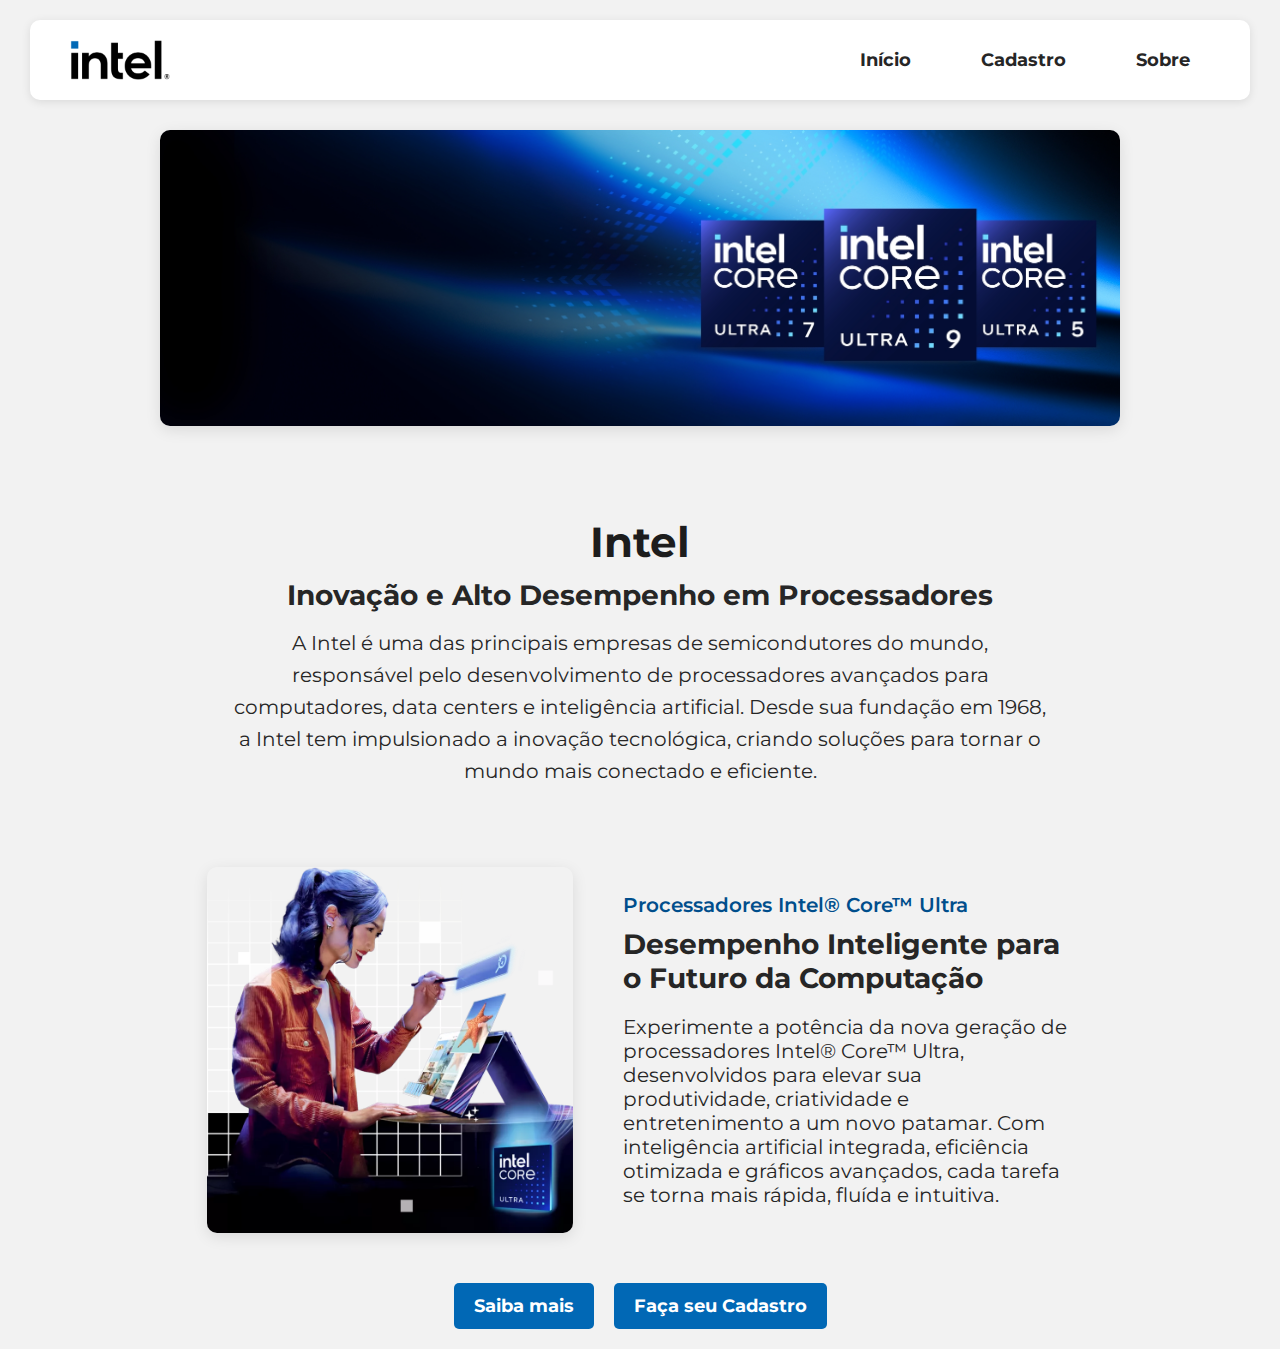
<file: desenvolvimento-web/02_big-tech-website/index.html>
<!DOCTYPE html>
<html lang="pt-br">
  <head>
    <meta charset="UTF-8" />
    <meta name="viewport" content="width=device-width, initial-scale=1.0" />
    <link rel="stylesheet" href="assets/css/style.css" />
    <title>Intel</title>
  </head>
  <body>
    <!-- barra de navegação -->
    <div>
      <header>
        <img
          src="assets/img/intel logo.png"
          alt="Intel Logo"
          class="header__intel-logo"
        />
        <nav>
          <ul>
            <li><a href="index.html">Início</a></li>
            <li><a href="cadastro.html">Cadastro</a></li>
            <li><a href="sobre.html">Sobre</a></li>
          </ul>
        </nav>
      </header>
    </div>


    <div class="banner">
      <img src="assets/img/Core-Ultra-Banner-Large.jpg" alt="Intel Banner" />
    </div>
    <div class="text__container">
      <h1>Intel</h1>
      <h2>Inovação e Alto Desempenho em Processadores
      </h2>
      <p>
        A Intel é uma das principais empresas de semicondutores do mundo,
        responsável pelo desenvolvimento de processadores avançados para
        computadores, data centers e inteligência artificial. Desde sua fundação
        em 1968, a Intel tem impulsionado a inovação tecnológica, criando
        soluções para tornar o mundo mais conectado e eficiente.
      </p>
    </div>


    <div class="content-image__container">
      <img src="assets/img/core-ultra-processor-female-using-ai-16x9_854-854.webp" alt="core-ultra-processor-female-using-ai">
      <div class="content__container">
        <span>Processadores Intel® Core™ Ultra</span>
          <h2>
            Desempenho Inteligente para o Futuro da Computação
          </h2>
          <p>Experimente a potência da nova geração de processadores Intel® Core™ Ultra, desenvolvidos para elevar sua produtividade, criatividade e entretenimento a um novo patamar. Com inteligência artificial integrada, eficiência otimizada e gráficos avançados, cada tarefa se torna mais rápida, fluída e intuitiva.
          </p>
        </div>
      </div>
    <div class="buttons">
      <button><a href="sobre.html">Saiba mais</a></button>
      <button><a href="cadastro.html">Faça seu Cadastro</a></button>
    </div>
  </body>
</html>
</file>
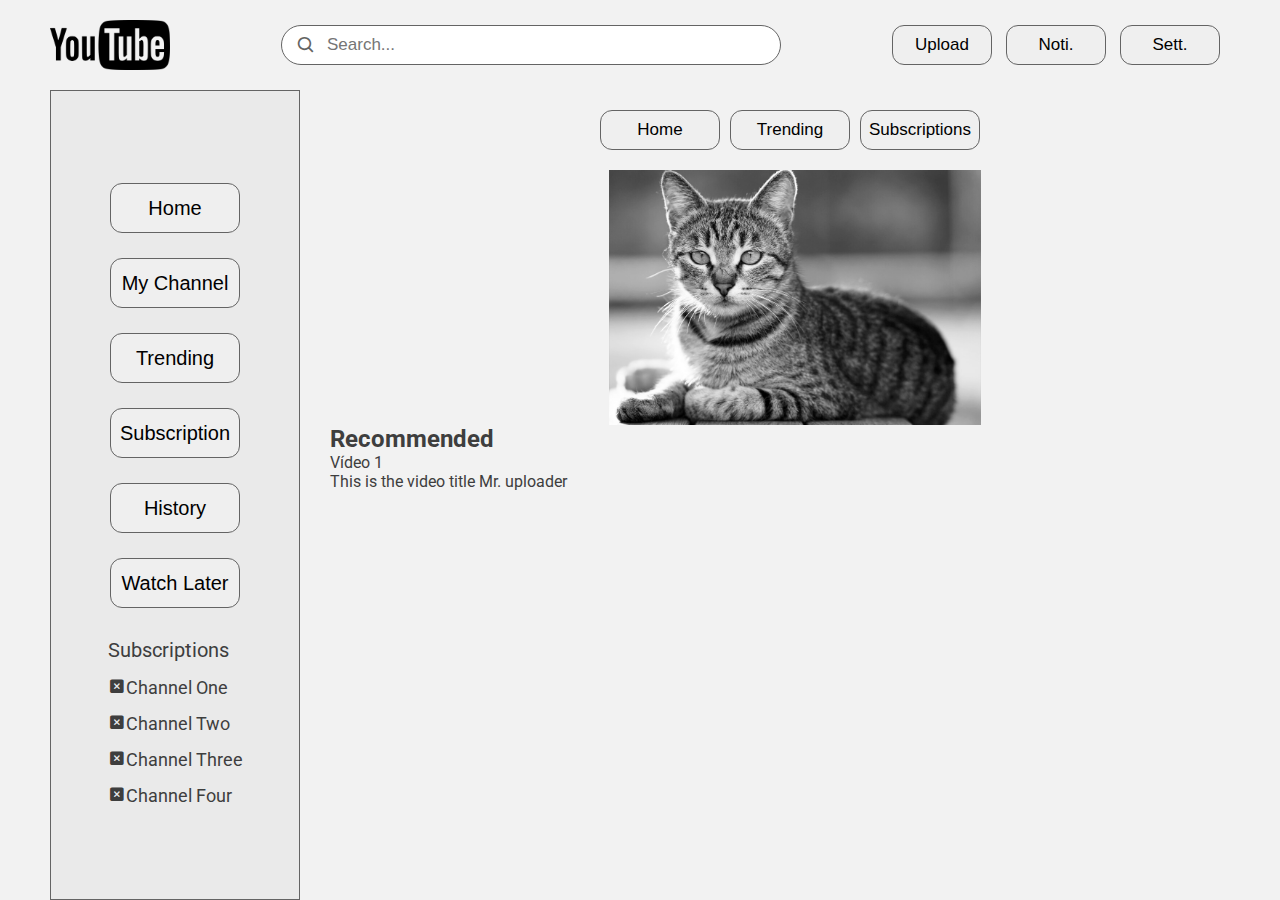
<file: desenvolvimento-web/03_prototipo-de-wireframe/index.html>
<!DOCTYPE html>
<html lang="pt-br">
  <head>
    <meta charset="UTF-8" />
    <meta name="viewport" content="width=device-width, initial-scale=1.0" />
    <link rel="stylesheet" href="assets/css/style.css" />
    <link
      href="https://unpkg.com/boxicons@2.1.4/css/boxicons.min.css"
      rel="stylesheet"
    />
    <title>Youtube Wireframe</title>
  </head>
  <body>
    <header>
      <img
        src="assets/img/youtube-logo-black-and-white.png"
        alt="Youtube Logo"
      />
      <div class="header__search-bar">
        <input type="text" placeholder="Search..." />
        <i class="bx bx-search"></i>
      </div>
      <div class="header__buttons">
        <button>Upload</button>
        <button>Noti.</button>
        <button>Sett.</button>
      </div>
    </header>

    <div class="container">
      <aside class="side-menu">
        <div class="side-menu__buttons">
          <button>Home</button>
          <button>My Channel</button>
          <button>Trending</button>
          <button>Subscription</button>
          <button>History</button>
          <button>Watch Later</button>
        </div>
        <div class="side-menu__subscriptions">
          <span>Subscriptions</span>
          <ul>
            <li><i class="bx bxs-x-square"></i>Channel One</li>
            <li><i class="bx bxs-x-square"></i>Channel Two</li>
            <li><i class="bx bxs-x-square"></i>Channel Three</li>
            <li><i class="bx bxs-x-square"></i>Channel Four</li>
          </ul>
        </div>
      </aside>

      <main class="main__content">
        <div class="main__buttons">
          <button>Home</button>
          <button>Trending</button>
          <button>Subscriptions</button>
        </div>
        <div class="main__ad-banner">
          <img src="assets/img/30063251428_00ecc82562_b.jpg" alt="" />
        </div>
        <section class="video-section">
          <h2>Recommended</h2>
          <div class="video-grid">
            <div class="video">Vídeo 1</div>
            <span>This is the video title</span>
            <span>Mr. uploader</span>
          </div>
        </section>
      </main>
    </div>
  </body>
</html>
</file>
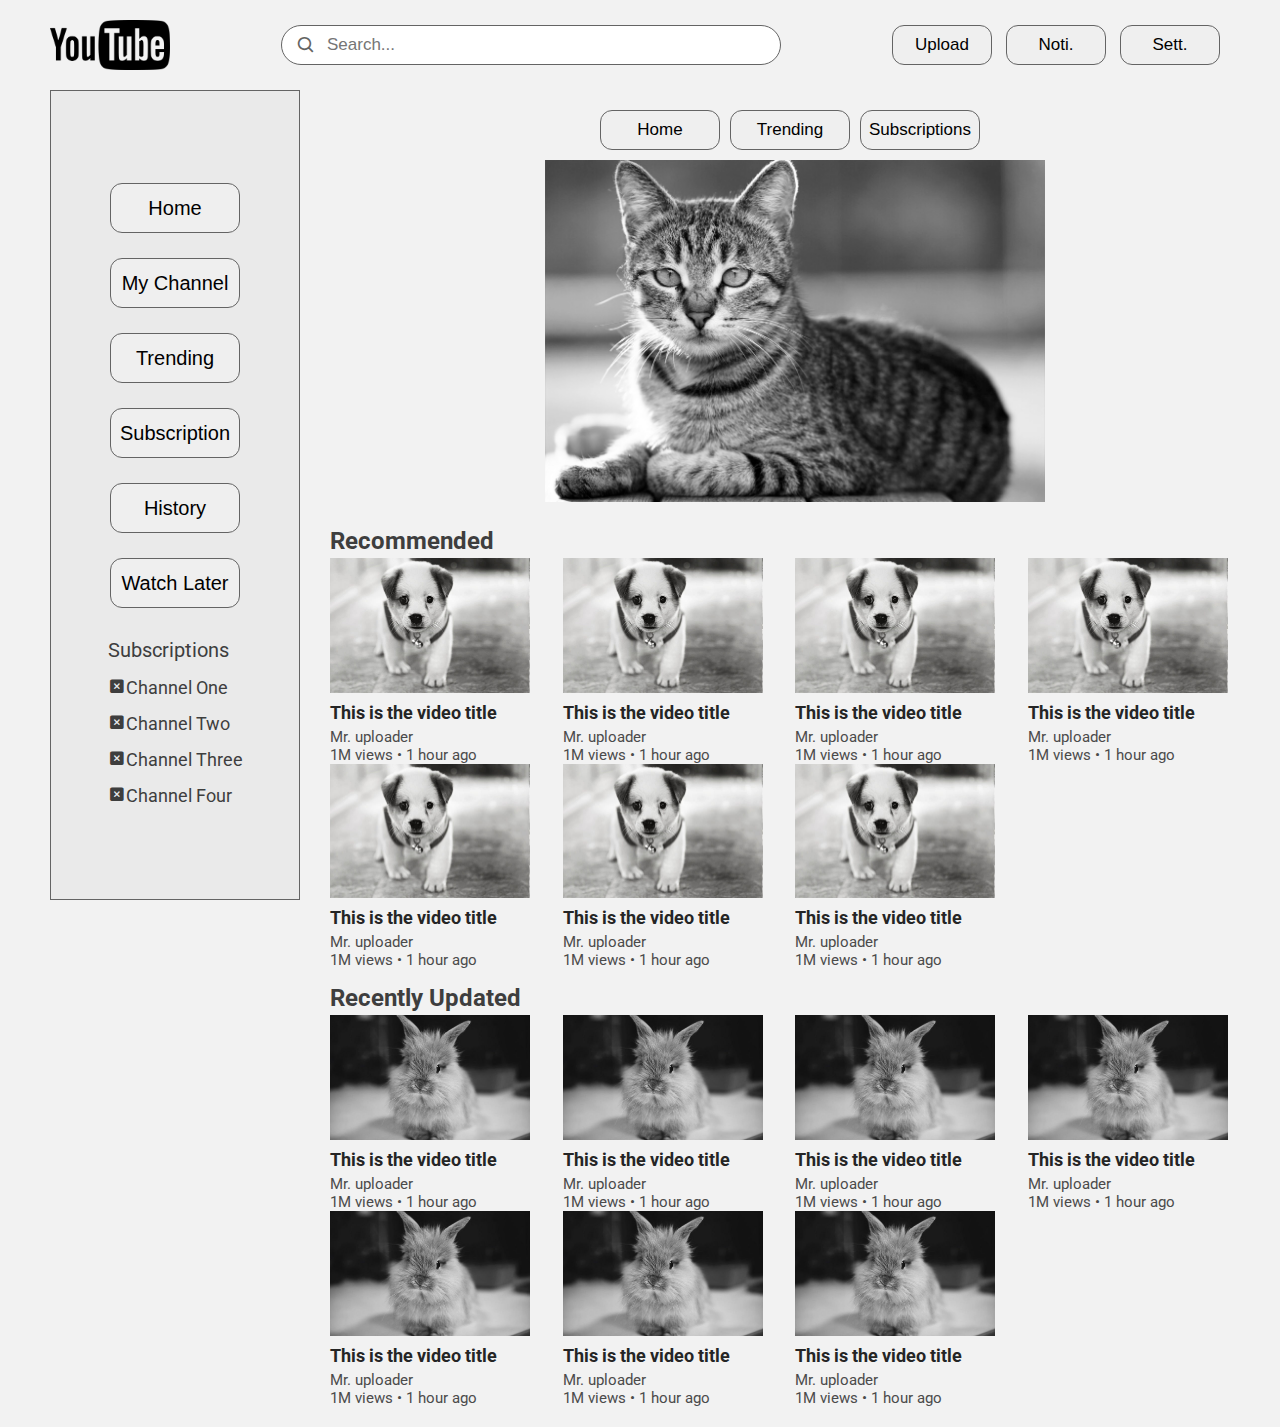
<file: desenvolvimento-web/03_youtube-wireframe-prototype/index.html>
<!DOCTYPE html>
<html lang="pt-br">
  <head>
    <meta charset="UTF-8" />
    <meta name="viewport" content="width=device-width, initial-scale=1.0" />
    <link rel="stylesheet" href="assets/css/style.css" />
    <link
      href="https://unpkg.com/boxicons@2.1.4/css/boxicons.min.css"
      rel="stylesheet"
    />
    <title>Youtube Wireframe</title>
  </head>
  <body>
    <header>
      <img
        src="assets/img/youtube-logo-black-and-white.png"
        alt="Youtube Logo"
      />
      <div class="header__search-bar">
        <input type="text" placeholder="Search..." />
        <i class="bx bx-search"></i>
      </div>
      <div class="header__buttons">
        <button>Upload</button>
        <button>Noti.</button>
        <button>Sett.</button>
      </div>
    </header>

    <div class="side-menu__container">
      <aside class="side-menu">
        <div class="side-menu__buttons">
          <button>Home</button>
          <button>My Channel</button>
          <button>Trending</button>
          <button>Subscription</button>
          <button>History</button>
          <button>Watch Later</button>
        </div>
        <div class="side-menu__subscriptions">
          <span>Subscriptions</span>
          <ul>
            <li><i class="bx bxs-x-square"></i>Channel One</li>
            <li><i class="bx bxs-x-square"></i>Channel Two</li>
            <li><i class="bx bxs-x-square"></i>Channel Three</li>
            <li><i class="bx bxs-x-square"></i>Channel Four</li>
          </ul>
        </div>
      </aside>

      <main class="main__content">
        <div class="main__buttons">
          <button>Home</button>
          <button>Trending</button>
          <button>Subscriptions</button>
        </div>
        <div class="main__ad-banner">
          <img src="assets/img/cat-image.jpg" alt="AD Banner" />
        </div>

        <section class="video__section">
          <h2>Recommended</h2>
          <div class="video__wrapper">
            <div class="video__grid">
              <div class="video__thumbnail">
                <img src="assets/img/dog-image.jpg" alt="Video Thumbnail" />
              </div>
              <span class="video__title">This is the video title</span>
              <span class="video__uploader">Mr. uploader</span>
              <span class="video_info">1M views • 1 hour ago</span>
            </div>

            <!-- Repetições -->
            <div class="video__grid">
              <div class="video__thumbnail">
                <img src="assets/img/dog-image.jpg" alt="Video Thumbnail" />
              </div>
              <span class="video__title">This is the video title</span>
              <span class="video__uploader">Mr. uploader</span>
              <span class="video_info">1M views • 1 hour ago</span>
            </div>

            <div class="video__grid">
              <div class="video__thumbnail">
                <img src="assets/img/dog-image.jpg" alt="Video Thumbnail" />
              </div>
              <span class="video__title">This is the video title</span>
              <span class="video__uploader">Mr. uploader</span>
              <span class="video_info">1M views • 1 hour ago</span>
            </div>

            <div class="video__grid">
              <div class="video__thumbnail">
                <img src="assets/img/dog-image.jpg" alt="Video Thumbnail" />
              </div>
              <span class="video__title">This is the video title</span>
              <span class="video__uploader">Mr. uploader</span>
              <span class="video_info">1M views • 1 hour ago</span>
            </div>

            <div class="video__grid">
              <div class="video__thumbnail">
                <img src="assets/img/dog-image.jpg" alt="Video Thumbnail" />
              </div>
              <span class="video__title">This is the video title</span>
              <span class="video__uploader">Mr. uploader</span>
              <span class="video_info">1M views • 1 hour ago</span>
            </div>

            <div class="video__grid">
              <div class="video__thumbnail">
                <img src="assets/img/dog-image.jpg" alt="Video Thumbnail" />
              </div>
              <span class="video__title">This is the video title</span>
              <span class="video__uploader">Mr. uploader</span>
              <span class="video_info">1M views • 1 hour ago</span>
            </div>

            <div class="video__grid">
              <div class="video__thumbnail">
                <img src="assets/img/dog-image.jpg" alt="Video Thumbnail" />
              </div>
              <span class="video__title">This is the video title</span>
              <span class="video__uploader">Mr. uploader</span>
              <span class="video_info">1M views • 1 hour ago</span>
            </div>
          </div>


          <h2>Recently Updated</h2>

          <div class="video__wrapper">
            <div class="video__grid">
              <div class="video__thumbnail">
                <img src="assets/img/rabbit-image.jpg" alt="Video Thumbnail" />
              </div>
              <span class="video__title">This is the video title</span>
              <span class="video__uploader">Mr. uploader</span>
              <span class="video_info">1M views • 1 hour ago</span>
            </div>

            <!-- Repetições -->

            <div class="video__grid">
              <div class="video__thumbnail">
                <img src="assets/img/rabbit-image.jpg" alt="Video Thumbnail" />
              </div>
              <span class="video__title">This is the video title</span>
              <span class="video__uploader">Mr. uploader</span>
              <span class="video_info">1M views • 1 hour ago</span>
            </div>

            <div class="video__grid">
              <div class="video__thumbnail">
                <img src="assets/img/rabbit-image.jpg" alt="Video Thumbnail" />
              </div>
              <span class="video__title">This is the video title</span>
              <span class="video__uploader">Mr. uploader</span>
              <span class="video_info">1M views • 1 hour ago</span>
            </div>

            <div class="video__grid">
              <div class="video__thumbnail">
                <img src="assets/img/rabbit-image.jpg" alt="Video Thumbnail" />
              </div>
              <span class="video__title">This is the video title</span>
              <span class="video__uploader">Mr. uploader</span>
              <span class="video_info">1M views • 1 hour ago</span>
            </div>

            <div class="video__grid">
              <div class="video__thumbnail">
                <img src="assets/img/rabbit-image.jpg" alt="Video Thumbnail" />
              </div>
              <span class="video__title">This is the video title</span>
              <span class="video__uploader">Mr. uploader</span>
              <span class="video_info">1M views • 1 hour ago</span>
            </div>

            <div class="video__grid">
              <div class="video__thumbnail">
                <img src="assets/img/rabbit-image.jpg" alt="Video Thumbnail" />
              </div>
              <span class="video__title">This is the video title</span>
              <span class="video__uploader">Mr. uploader</span>
              <span class="video_info">1M views • 1 hour ago</span>
            </div>

            <div class="video__grid">
              <div class="video__thumbnail">
                <img src="assets/img/rabbit-image.jpg" alt="Video Thumbnail" />
              </div>
              <span class="video__title">This is the video title</span>
              <span class="video__uploader">Mr. uploader</span>
              <span class="video_info">1M views • 1 hour ago</span>
            </div>
            

          </div>
        </section>
      </main>
    </div>
  </body>
</html>
</file>
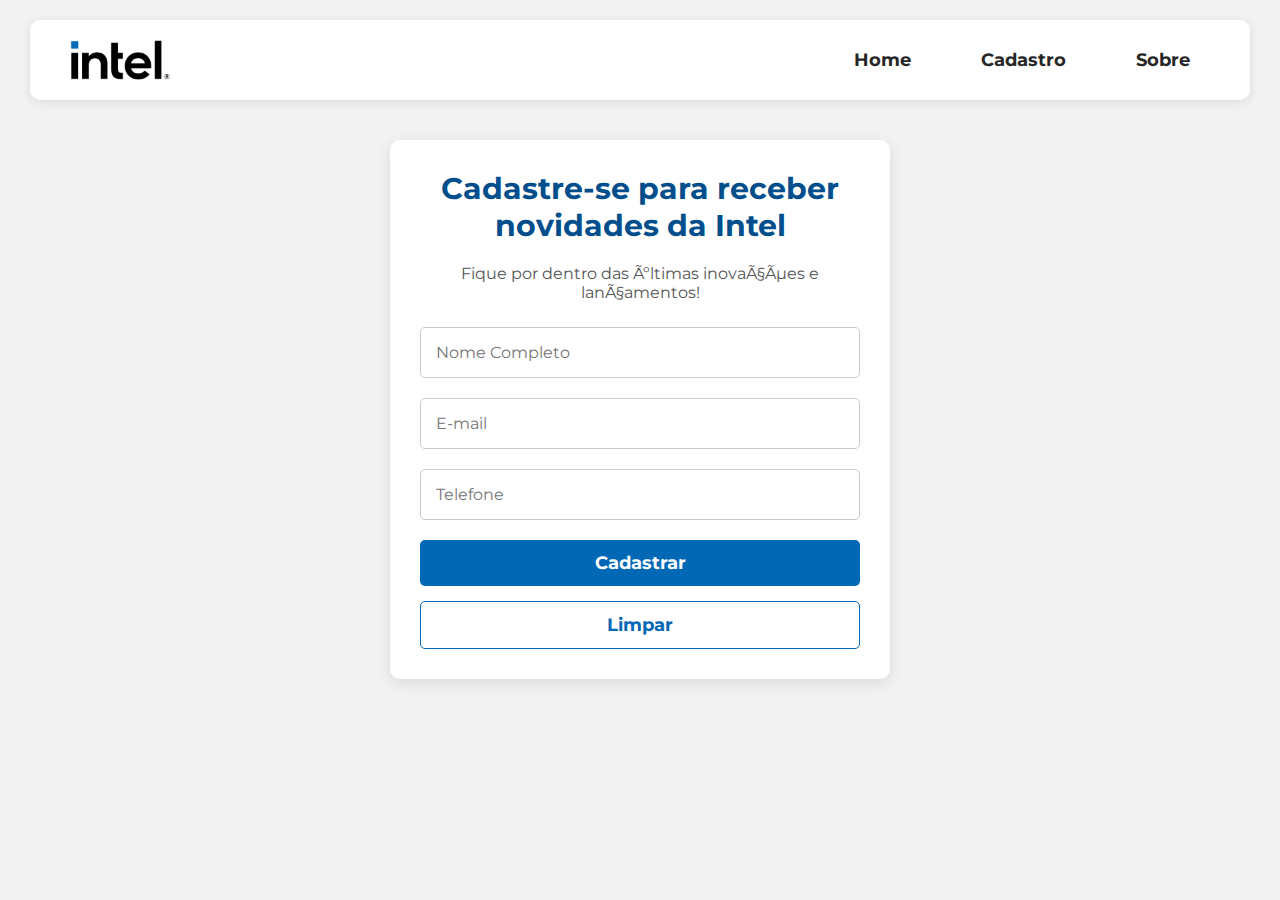
<file: desenvolvimento-web/02_big-tech-website/cadastro.html>
<!DOCTYPE html>
<html lang="pt-br
  <head>
    <meta charset="UTF-8" />
    <meta name="viewport" content="width=device-width, initial-scale=1.0" />
    <link rel="stylesheet" href="assets/css/style.css" />
    <title>Document</title>
  </head>
  <body>
    <!-- barra de navegação -->
    <div>
      <header>
        <img
          src="assets/img/intel logo.png"
          alt="Intel Logo"
          class="header__intel-logo"
        />
        <nav>
          <ul>
            <li><a href="index.html">Home</a></li>
            <li><a href="cadastro.html">Cadastro</a></li>
            <li><a href="sobre.html">Sobre</a></li>
          </ul>
        </nav>
      </header>
    </div>

    <!-- conteudo CADASTRO -->
    <div class="cadastro__container">
      <h2>Cadastre-se para receber novidades da Intel</h2>
      <p>Fique por dentro das últimas inovações e lançamentos!</p>
      
      <form class="cadastro__form">
          <input type="text" placeholder="Nome Completo" required>
          <input type="email" placeholder="E-mail" required>
          <input type="phone-number" placeholder="Telefone" required>

            <button type="submit" class="cadastro__buttons__cadastro">Cadastrar</button>
            <button type="submit" class="cadastro__buttons__limpar">Limpar</button>

      </form>
  </div>
  </body>
</html>
</file>
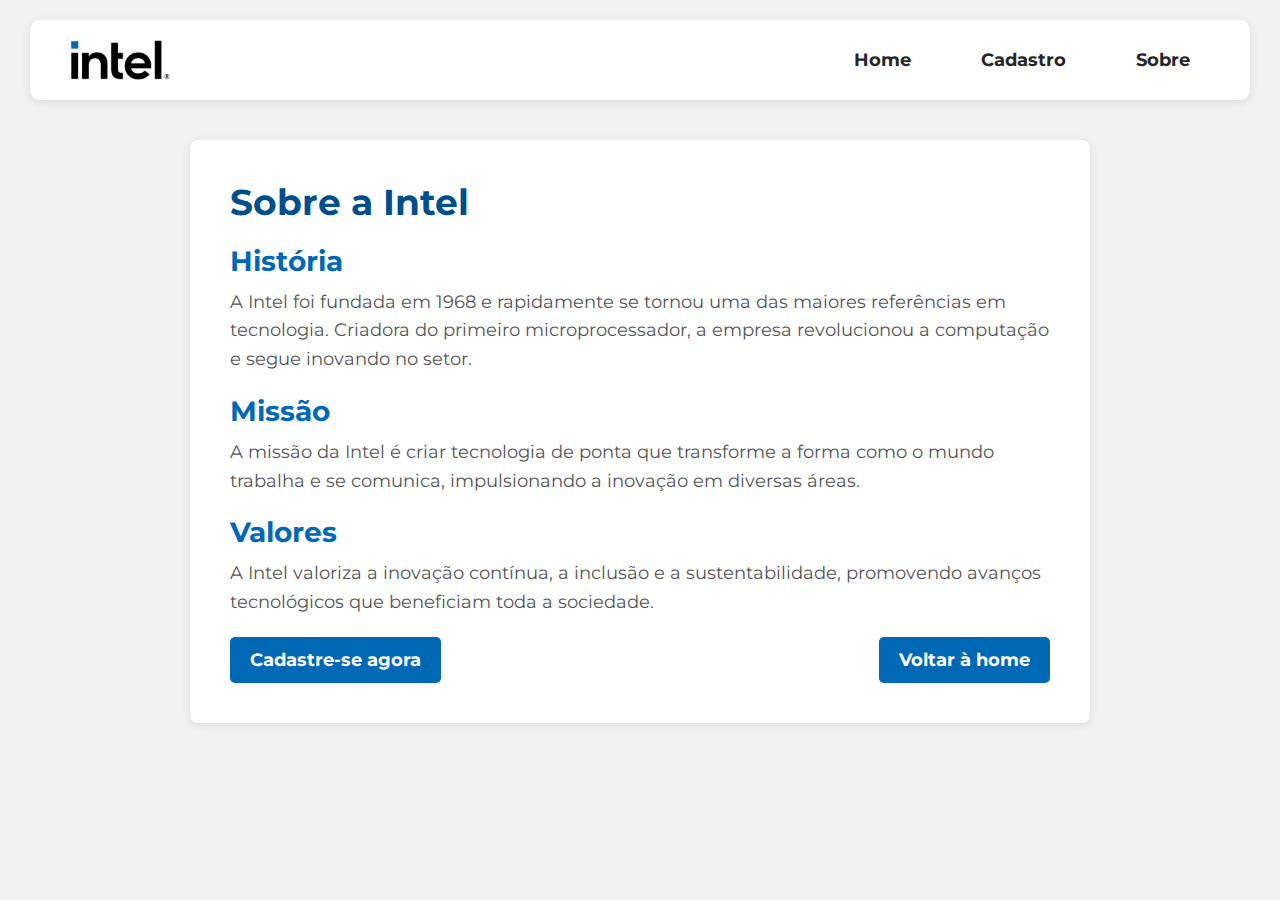
<file: desenvolvimento-web/02_big-tech-website/sobre.html>
<!DOCTYPE html>
<html lang="pt-br">
  <head>
    <meta charset="UTF-8" />
    <meta name="viewport" content="width=device-width, initial-scale=1.0" />
    <link rel="stylesheet" href="assets/css/style.css" />
    <title>Document</title>
  </head>
  <body>
    <!-- barra de navegação -->
    <div>
      <header>
        <img
          src="assets/img/intel logo.png"
          alt="Intel Logo"
          class="header__intel-logo"
        />
        <nav>
          <ul>
            <li><a href="index.html">Home</a></li>
            <li><a href="cadastro.html">Cadastro</a></li>
            <li><a href="sobre.html">Sobre</a></li>
          </ul>
        </nav>
      </header>
    </div>

 <!-- Seções de Informações -->
 <div class="sobre__container">
  <h2>Sobre a Intel</h2>

  <h3>História</h3>
  <p>
    A Intel foi fundada em 1968 e rapidamente se tornou uma das maiores referências em tecnologia. 
    Criadora do primeiro microprocessador, a empresa revolucionou a computação e segue inovando no setor.
  </p>

  <h3>Missão</h3>
  <p>
    A missão da Intel é criar tecnologia de ponta que transforme a forma como o mundo trabalha e se comunica, 
    impulsionando a inovação em diversas áreas.
  </p>

  <h3>Valores</h3>
  <p>
    A Intel valoriza a inovação contínua, a inclusão e a sustentabilidade, promovendo avanços tecnológicos que beneficiam toda a sociedade.
  </p>
      
      
      <div class="sobre__buttons">
          <button><a href="cadastro.html">Cadastre-se agora</a></button>
          <button><a href="index.html">Voltar à home</a></button>
      </div>
  </main>
  </body>
</html>
</file>
<file: desenvolvimento-web/02_big-tech-website/assets/css/style.css>
@import url("https://fonts.googleapis.com/css2?family=Montserrat:ital,wght@0,100..900;1,100..900&display=swap");

/* style global */

* {
  margin: 0;
  padding: 0;
  box-sizing: border-box;
  font-family: "Montserrat", sans-serif;
}

body {
  margin: 20px 30px;
  background-color: #f2f2f2;
  color: #262626;
}

h2 {
  font-size: 28px;
}

/* cabeçalho */
header {
  padding: 15px 30px;
  display: flex;
  justify-content: space-between;
  align-items: center;
  font-weight: 600;
  margin-bottom: 20px;
}

.header__intel-logo {
  width: 80px;
}

/* barra de navegação */
nav {
  text-align: center;
}

nav ul {
  list-style: none;
  padding: 0;
  margin: 0;
  display: flex;
  gap: 20px;
}

nav ul li {
  display: inline-block;
  position: relative;
}

nav ul li a {
  color: #262626;
  text-decoration: none;
  padding: 10px 15px;
  transition: color 0.3s ease-in-out;
}

nav ul li a:hover {
  color: #0168b5;
}

/* estilizaçao do index */
header {
  padding: 20px 40px;
  display: flex;
  justify-content: space-between;
  align-items: center;
  font-weight: 600;
  margin-bottom: 30px;
  background-color: #ffffff;
  box-shadow: 0 2px 10px rgba(0, 0, 0, 0.1);
  border-radius: 10px;
}

.header__intel-logo {
  width: 100px;
}

/* barra de navegação */
nav {
  text-align: center;
}

nav ul {
  list-style: none;
  padding: 0;
  margin: 0;
  display: flex;
  gap: 30px;
}

nav ul li {
  display: inline-block;
  position: relative;
}

nav ul li a {
  color: #262626;
  text-decoration: none;
  padding: 12px 20px;
  transition: color 0.3s ease-in-out, transform 0.2s;
  font-size: 18px;
  font-weight: bold;
}

nav ul li a:hover {
  color: #0168b5;
  transform: scale(1.1);
}

/* estilização do index */
.banner {
  display: flex;
  justify-content: center;
  margin-bottom: 30px;
}

.banner img {
  width: 75vw;
  height: auto;
  display: block;
  border-radius: 10px;
  box-shadow: 0 4px 15px rgba(0, 0, 0, 0.1);
}

.text__container {
  padding: 40px 30px;
  display: flex;
  justify-content: center;
  flex-direction: column;
  align-items: center;
  text-align: center;
}

.text__container h1 {
  margin-top: 20px;
  margin-bottom: 10px;
  color: #1d1d1d;
  font-size: 42px;
  font-weight: bold;
}

.text__container p {
  font-size: 20px;
  margin-top: 15px;
  max-width: 70%;
  line-height: 1.6;
}

.content-image__container {
  margin-top: 40px;
  display: flex;
  justify-content: center;
  gap: 50px;
  align-items: center;
}

.content-image__container img {
  width: 30%;
  border-radius: 10px;
  box-shadow: 0 4px 15px rgba(0, 0, 0, 0.1);
}

.content__container {
  display: flex;
  justify-content: center;
  flex-direction: column;
  max-width: 450px;
}

.content__container span {
  margin-bottom: 10px;
  font-weight: 600;
  font-size: 20px;
  color: #004e8c;
}

.content__container p {
  font-size: 20px;
}

.content__container h2 {
  margin-bottom: 20px;
  font-size: 28px;
}

.buttons {
  display: flex;
  justify-content: center;
  gap: 20px;
  margin-top: 30px;
}

.buttons button {
  padding: 12px 20px;
  background-color: #0168b5;
  border: none;
  transition: all 0.3s ease-in-out;
  cursor: pointer;
  display: flex;
  align-items: center;
  justify-content: center;
  border-radius: 5px;
  margin-top: 20px;
}

.buttons a {
  text-decoration: none;
  color: #fff;
  font-weight: bold;
  font-size: 18px;
}

.buttons button:hover {
  background-color: #004e8c;
  transform: scale(1.05);
}

/* estilizaçao do cadastro */
.cadastro__container {
  max-width: 500px;
  margin: 40px auto;
  padding: 30px;
  background-color: #fff;
  border-radius: 10px;
  box-shadow: 0 4px 15px rgba(0, 0, 0, 0.1);
  text-align: center;
}

.cadastro__container h2 {
  margin-bottom: 20px;
  font-size: 30px;
  color: #004e8c;
}

.cadastro__container p {
  margin-bottom: 25px;
  font-size: 16px;
  color: #555;
}

.cadastro__form input {
  width: 100%;
  padding: 15px;
  margin-bottom: 20px;
  border: 1px solid #ccc;
  border-radius: 5px;
  font-size: 16px;
  transition: border 0.3s ease-in-out;
}

.cadastro__form input:focus {
  border-color: #0168b5;
  outline: none;
}

.cadastro__buttons__cadastro {
  width: 100%;
  padding: 12px;
  background-color: #0168b5;
  border: none;
  color: #fff;
  font-size: 18px;
  font-weight: bold;
  border-radius: 5px;
  cursor: pointer;
  transition: background-color 0.3s ease-in-out;
  margin-bottom: 15px;
}

.cadastro__buttons__limpar {
  width: 100%;
  padding: 12px;
  background-color: transparent;
  border: 1px solid #0168b5;
  color: #0168b5;
  font-size: 18px;
  font-weight: bold;
  border-radius: 5px;
  cursor: pointer;
  transition: background-color 0.3s ease-in-out;
}

.cadastro__buttons__cadastro:hover {
  background-color: #004e8c;
}

.cadastro__buttons__limpar:hover {
  background-color: #e0e0e06b;
  color: #004e8c;
  border: 1px solid #004e8c;
}

/* estilizaçao do sobre */
.sobre__container {
  max-width: 900px;
  margin: 40px auto;
  padding: 40px;
  background-color: white;
  border-radius: 8px;
  box-shadow: 0 2px 10px rgba(0, 0, 0, 0.1);
}

.sobre__container h2 {
  font-size: 36px;
  color: #004e8c;
  font-weight: bold;
  margin-bottom: 20px;
}

.sobre__container h3 {
  font-size: 28px;
  color: #0168b5;
  margin-bottom: 10px;
}

.sobre__container p {
  font-size: 18px;
  line-height: 1.6;
  margin-bottom: 20px;
  color: #555;
}

.sobre__container .back-link {
  color: #0168b5;
  text-decoration: none;
  font-weight: bold;
  font-size: 18px;
  margin-top: 30px;
  display: inline-block;
  transition: color 0.3s;
}

.sobre__container .back-link:hover {
  color: #004e8c;
}

.sobre__buttons {
  display: flex;
  justify-content: space-between;
  gap: 20px;
}

.sobre__buttons button {
  padding: 12px 20px;
  background-color: #0168b5;
  border: none;
  color: white;
  font-size: 18px;
  font-weight: bold;
  cursor: pointer;
  border-radius: 5px;
  transition: background-color 0.3s ease, transform 0.3s ease;
}

.sobre__buttons button a {
  color: white;
  text-decoration: none;
}

.sobre__buttons button:hover {
  background-color: #004e8c;
  transform: scale(1.05);
}
</file>
<file: desenvolvimento-web/03_prototipo-de-wireframe/assets/css/style.css>
@import url("https://fonts.googleapis.com/css2?family=Roboto:ital,wght@0,100..900;1,100..900&display=swap");

* {
  margin: 0;
  padding: 0;
  box-sizing: border-box;
}

body {
  background-color: #f2f2f2;
  font-family: "Roboto", sans-serif;
  color: #3e3e3e;
}

header {
  margin: 20px 50px 20px 50px;
  display: flex;
  justify-content: space-between;
  align-items: center;
}

header img {
  width: 120px;
}

.header__search-bar {
  position: relative; /* Mantém seu espaço no layout, mas pode ser deslocado. */
  display: flex;
  align-items: center;
}

.header__search-bar input {
  height: 40px;
  width: 500px;
  border-radius: 20px;
  padding-left: 45px;
  border: 1px solid #646464;
  font-size: 17px;
}

.header__search-bar i {
  position: absolute; /* Sai do fluxo normal e é posicionado em relação ao pai com relative.
 */
  left: 15px;
  top: 50%;
  transform: translateY(-50%);
  font-size: 20px;
  color: #646464;
}

.header__buttons button {
  font-size: 17px;
  width: 100px;
  height: 40px;
  margin-right: 10px;
  border-radius: 12px;
  border: 1px solid #646464;
}

.container {
  display: flex;
  align-items: flex-start;
}

.side-menu {
  background-color: #eaeaea;
  border: 1px solid #646464;
  width: 250px;
  min-height: 90vh;
  display: flex;
  flex-direction: column;
  justify-content: center;
  align-items: center;
  margin: 0px 10px 0px 50px;
}

.side-menu__buttons {
  display: flex;
  flex-direction: column;
  gap: 25px;
}

.side-menu__buttons button {
  font-size: 20px;
  width: 130px;
  height: 50px;
  border-radius: 12px;
  border: 1px solid #646464;
}

.side-menu__subscriptions {
  margin-top: 30px;
}

.side-menu__subscriptions span {
  font-size: 20px;
}

.side-menu__subscriptions ul {
  list-style: none;
}

.side-menu__subscriptions li {
  margin-top: 15px;
  font-size: 18px;
}

.main__content {
  flex: 1; /* Faz o conteúdo principal ocupar o espaço restante */
  padding: 20px;
}

.main__ad-banner {
  display: flex;
  justify-content: center;
}

.main__ad-banner img {
  width: 40%;
}

.main__buttons {
  display: flex;
  align-items: center;
  justify-content: center;
}

.main__buttons button {
  font-size: 17px;
  width: 120px;
  height: 40px;
  margin-right: 10px;
  border-radius: 12px;
  border: 1px solid #646464;
  margin-bottom: 20px;
}
</file>
<file: desenvolvimento-web/03_youtube-wireframe-prototype/assets/css/style.css>
@import url("https://fonts.googleapis.com/css2?family=Roboto:ital,wght@0,100..900;1,100..900&display=swap");

* {
  margin: 0;
  padding: 0;
  box-sizing: border-box;
}

body {
  background-color: #f2f2f2;
  font-family: "Roboto", sans-serif;
  color: #3e3e3e;
}

/* Cabeçalho */
header {
  margin: 20px 50px 20px 50px;
  display: flex;
  justify-content: space-between;
  align-items: center;
}

header img {
  width: 120px;
}

header img:hover {
  cursor: pointer;
}

/* Todos botões */
button:hover {
  background-color: #c4c4c4;
  cursor: pointer;
}

.header__search-bar {
  position: relative; /* Mantém seu espaço no layout, mas pode ser deslocado. */
  display: flex;
  align-items: center;
}

.header__search-bar input {
  height: 40px;
  width: 500px;
  border-radius: 20px;
  padding-left: 45px;
  border: 1px solid #646464;
  font-size: 17px;
}

.header__search-bar i {
  position: absolute; /* Sai do fluxo normal e é posicionado em relação ao pai com relative.
 */
  left: 15px;
  top: 50%;
  transform: translateY(-50%);
  font-size: 20px;
  color: #646464;
}

.header__buttons button {
  font-size: 17px;
  width: 100px;
  height: 40px;
  margin-right: 10px;
  border-radius: 12px;
  border: 1px solid #646464;
}

/* Menu lateral */
.side-menu__container {
  display: flex;
  align-items: flex-start;
}

.side-menu {
  background-color: #eaeaea;
  border: 1px solid #646464;
  width: 250px;
  min-height: 90vh;
  display: flex;
  flex-direction: column;
  justify-content: center;
  align-items: center;
  margin: 0px 10px 0px 50px;
}

.side-menu__buttons {
  display: flex;
  flex-direction: column;
  gap: 25px;
}

.side-menu__buttons button {
  font-size: 20px;
  width: 130px;
  height: 50px;
  border-radius: 12px;
  border: 1px solid #646464;
}

.side-menu__subscriptions {
  margin-top: 30px;
}

.side-menu__subscriptions span {
  font-size: 20px;
}

.side-menu__subscriptions ul {
  list-style: none;
}

.side-menu__subscriptions li {
  margin-top: 15px;
  font-size: 18px;
}

.side-menu__subscriptions li:hover {
  text-decoration: underline;
  cursor: pointer;
  color: #646464;
}

/* Main */
.main__content {
  flex: 1; /* Faz o conteúdo principal ocupar o espaço restante */
  padding: 20px;
}

/* Botões Centrais */
.main__buttons {
  display: flex;
  align-items: center;
  justify-content: center;
}

.main__buttons button {
  font-size: 17px;
  width: 120px;
  height: 40px;
  margin-right: 10px;
  border-radius: 12px;
  border: 1px solid #646464;
  margin-bottom: 10px;
}

/* Anúncio */
.main__ad-banner {
  display: flex;
  justify-content: center;
}

.main__ad-banner img {
  max-width: 500px;
}

/* Recomendações e Últimos Uploads */

.video__section {
  margin-top: 25px;
}

.video__section h2 {
  margin-top: 15px;
  margin-bottom: 3px;
}

.video__wrapper {
  display: grid;
  grid-template-columns: repeat(auto-fill, minmax(220px, 1fr));
}

.video__grid {
  display: flex;
  flex-direction: column;
}

.video__thumbnail img {
  max-width: 200px;
}

.video__title {
  color: #252525;
  margin-top: 5px;
  margin-bottom: 5px;
  font-size: 18px;
  font-weight: bold;
}

.video__uploader, .video_info {
  color: #4b4b4b;
  font-size: 15px;
}

.video__title:hover, .video__uploader:hover {
  cursor: pointer;
  color: #696969;
  text-decoration: underline;
}
</file>
